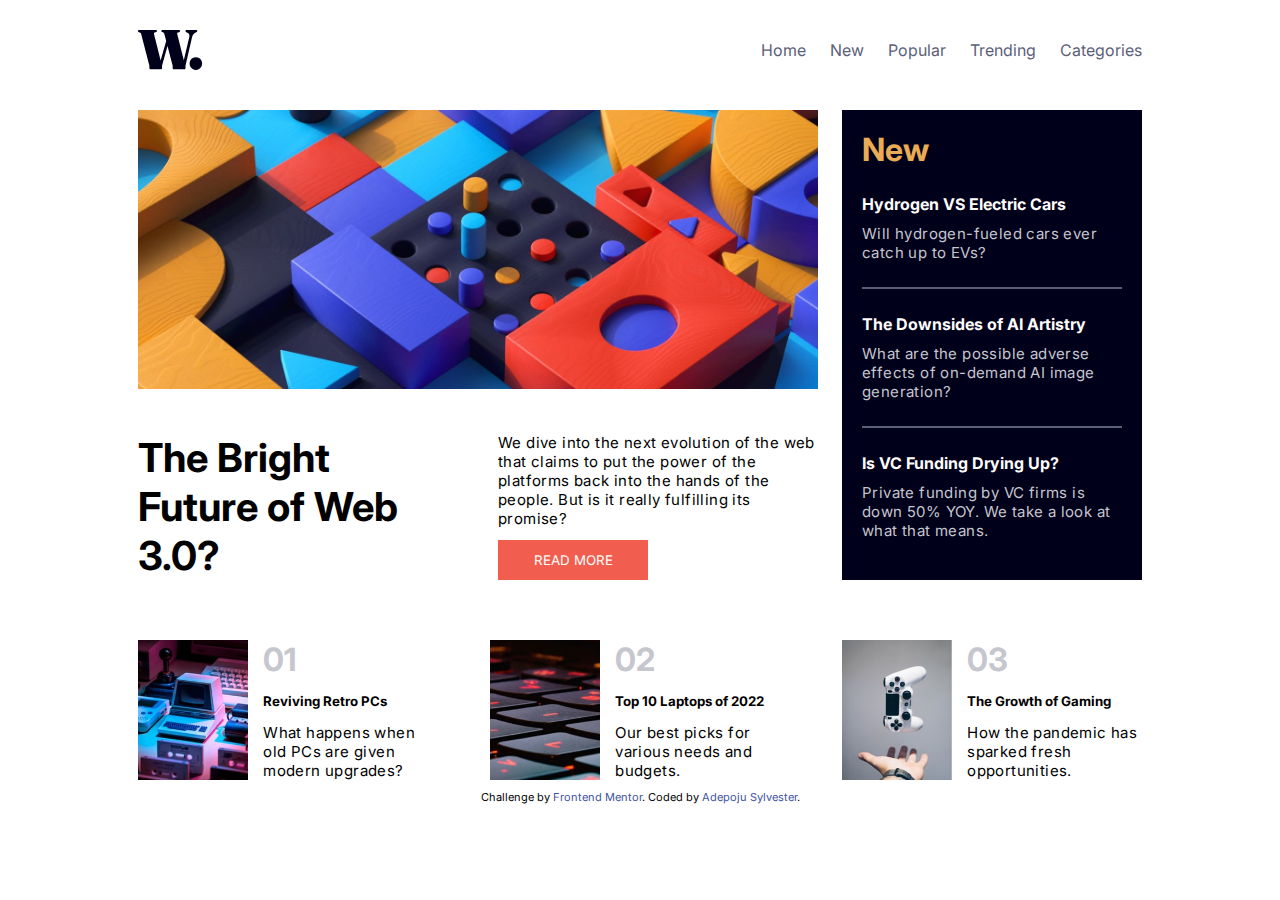
<file: index.html>
<!DOCTYPE html>
<html lang="en">
  <head>
    <meta charset="UTF-8" />
    <meta name="viewport" content="width=device-width, initial-scale=1.0" />
    <!-- displays site properly based on user's device -->

    <link
      rel="icon"
      type="image/png"
      sizes="32x32"
      href="./assets/images/favicon-32x32.png"
    />
    <link rel="stylesheet" href="style.css" />

    <title>Frontend Mentor | News homepage</title>

    <!-- Feel free to remove these styles or customise in your own stylesheet 👍 -->
    <style>
      .attribution {
        font-size: 11px;
        text-align: center;
      }
      .attribution a {
        color: hsl(228, 45%, 44%);
      }
    </style>
  </head>
  <body>
    <!-- nav section  TAKE NOTE:if you want to work on more div with nav as the parent class =
  <nav>
    <div>
     <div> 
   <nav>
    now the style.css will be 
    nav div:nth-child(2){

    } 
  -->
    <nav>
      <img src="./assets/images/logo.svg" alt="logo" />
      <div>
        <a href="#">Home</a>
        <a href="#">New</a>
        <a href="#">Popular</a>
        <a href="#">Trending</a>
        <a href="#">Categories</a>
      </div>
    </nav>

    <!-- first section -->
    <section>
      <div class="hero-content">
        <div class="picture-container">
          <img src="./assets/images/image-web-3-desktop.jpg" alt="desktop" />
          <img src="./assets/images/image-web-3-mobile.jpg" alt="mobile" />
          <div class="picture-container_text">
            <h1>The Bright Future of Web 3.0?</h1>
            <div>
              <p>
                We dive into the next evolution of the web that claims to put
                the power of the platforms back into the hands of the people.
                But is it really fulfilling its promise?
              </p>
              <button>Read more</button>
            </div>
          </div>
        </div>
        <div class="text-container">
          <h1>New</h1>
          <div>
            <h4>Hydrogen VS Electric Cars</h4>
            <p>Will hydrogen-fueled cars ever catch up to EVs?</p>
          </div>
          <hr />
          <div>
            <h4>The Downsides of AI Artistry</h4>
            <p>
              What are the possible adverse effects of on-demand AI image
              generation?
            </p>
          </div>
          <hr />
          <div>
            <h4>Is VC Funding Drying Up?</h4>
            <p>
              Private funding by VC firms is down 50% YOY. We take a look at
              what that means.
            </p>
          </div>
        </div>
      </div>
    </section>

    <!-- card section -->
    <section>
      <div class="card-container">
        <div class="inner-card">
          <img src="./assets/images/image-retro-pcs.jpg" alt="Retro" />
          <div>
            <h1>01</h1>
            <h5>Reviving Retro PCs</h5>
            <p>What happens when old PCs are given modern upgrades?</p>
          </div>
        </div>
        <div class="inner-card">
          <img src="/assets/images/image-top-laptops.jpg" alt="laptop" />
          <div>
            <h1>02</h1>
            <h5>Top 10 Laptops of 2022</h5>
            <p>Our best picks for various needs and budgets.</p>
          </div>
        </div>
        <div class="inner-card">
          <img src="./assets/images/image-gaming-growth.jpg" alt="gaming" />
          <div>
            <h1>03</h1>
            <h5>The Growth of Gaming</h5>
            <p>How the pandemic has sparked fresh opportunities.</p>
          </div>
        </div>
      </div>
    </section>

    <div class="attribution">
      Challenge by
      <a href="https://www.frontendmentor.io?ref=challenge" target="_blank"
        >Frontend Mentor</a
      >. Coded by <a href="#">Adepoju Sylvester</a>.
    </div>
  </body>
</html>
</file>
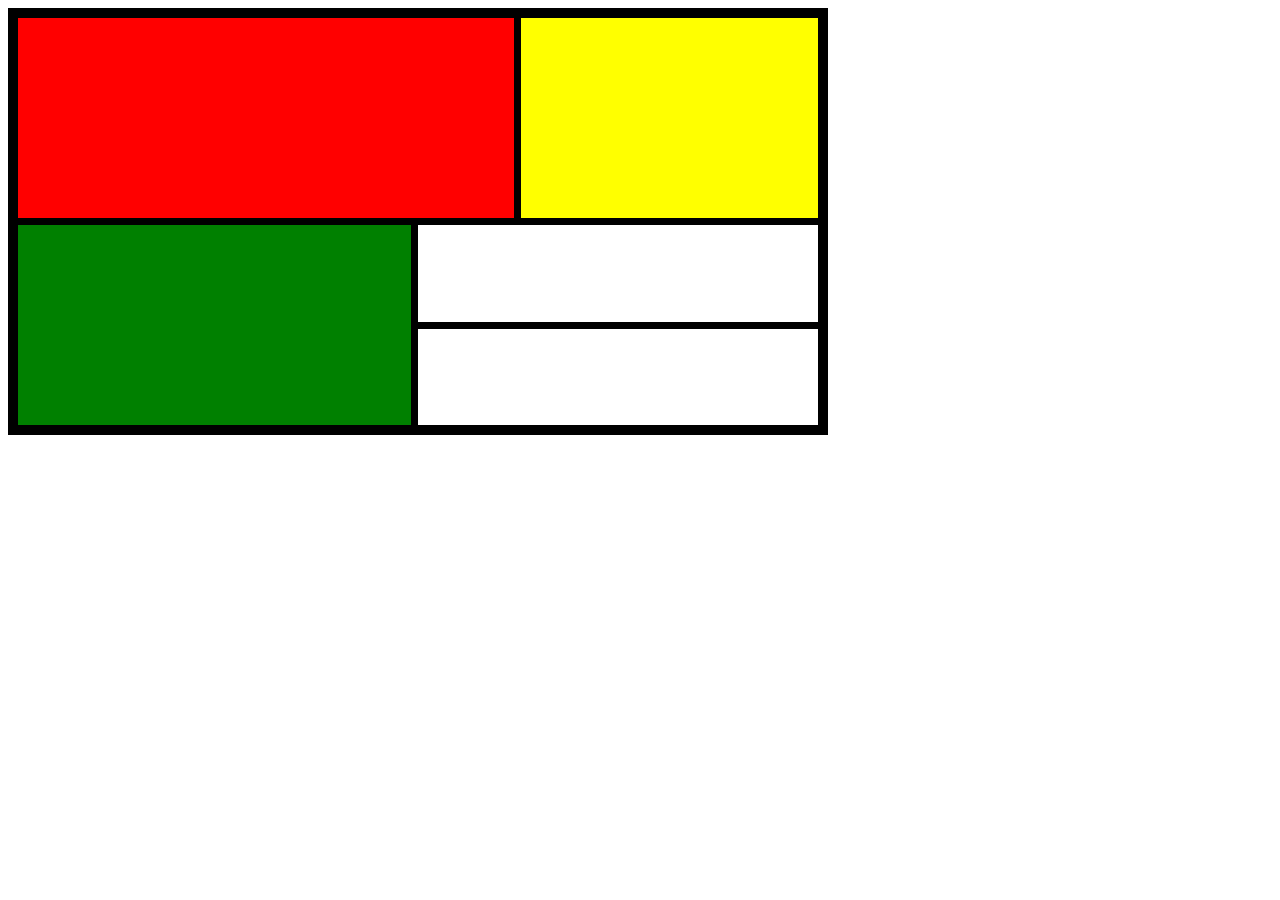
<file: color.html>
<!DOCTYPE html>
<html lang="en">
<head>
    <meta charset="UTF-8">
    <meta http-equiv="X-UA-Compatible" content="IE=edge">
    <meta name="viewport" content="width=device-width, initial-scale=1.0">
    <title>Color</title>
    <link rel="stylesheet" href="./color.css">
</head>
<body>
    <div class="background">
        <div class="top">
            <div class="orange"></div>
            <div class="yellow"></div>
        </div>
        <div class="bottom">
            <div class="green"></div>
            <div class="white">
                <div class=" white-top"></div>
                <div class="white-bottom"></div>
            </div>
        </div>

    </div>
</body>
</html>
</file>
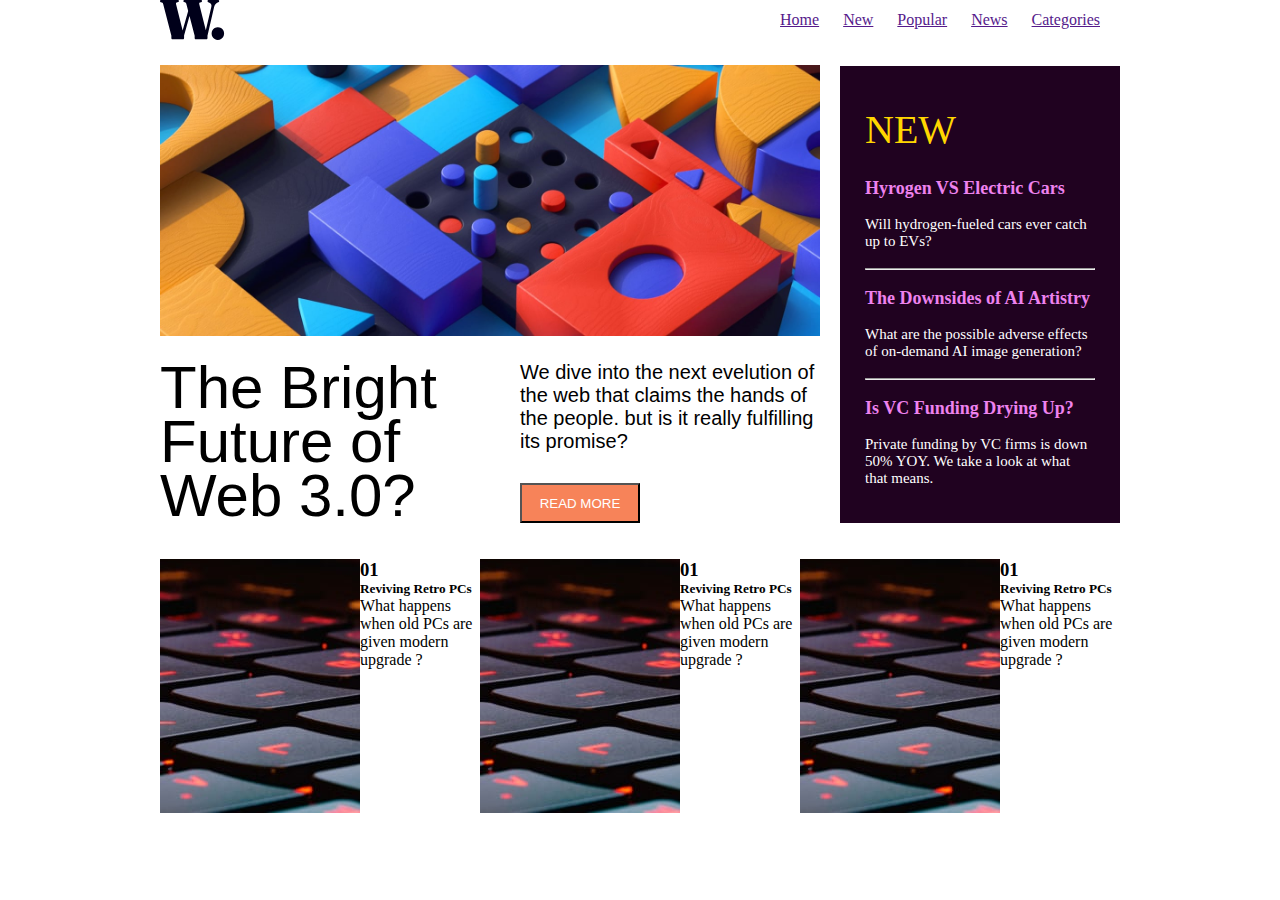
<file: project.html>
<!DOCTYPE html>
<html lang="en">
<head>
    <meta charset="UTF-8">
    <meta http-equiv="X-UA-Compatible" content="IE=edge">
    <meta name="viewport" content="width=device-width, initial-scale=1.0">
    <title>Front Page</title>
    <link rel="stylesheet" href="project.css">
</head>
<body>
    <header class="home">
        <img src="./assets/images/logo.svg" alt="logo">
        <nav>
            <a href="">Home</a>
            <a href="">New</a>
            <a href="">Popular</a>
            <a href="">News</a>
            <a href="">Categories</a>
        </nav>

    </header>
    <body>
        <section class="section">
            <main class="main">
                <img src="./assets/images/image-web-3-desktop.jpg" alt="images" class="main-image">
                <div class="ogo">
                    <div class="boda1">
                        <p>The Bright Future of Web 3.0?</p>
                    </div>
                    <div class="boda2">
                        <p>We dive into the next evelution of the web that claims the hands of the people. but is it really fulfilling its promise?</p>
                        <button class="button">READ MORE</button>
                    </div>
                </div>
            </main>
            <aside class="aside">
                <h1 class="heading">NEW</h1>
                <div class="new-item">
                    <h2 class="new-head">Hyrogen VS Electric Cars</h2><br>
                    <p>Will hydrogen-fueled cars ever catch up to EVs?</p>
                </div><br>
                <hr><br>
                <div class="new-item">
                    <h2 class="new-head">The Downsides of AI Artistry</h2><br>
                    <p>What are the possible adverse effects of on-demand AI image generation?</p>
                </div><br>
                <hr><br>
                <div class="new-item">
                    <h2 class="new-head">Is VC Funding Drying Up?</h2><br>
                    <p>Private funding by VC firms is down 50% YOY. We take a look at what that means.</p>
                </div>
            </aside>
        </section>
    </body>
    <footer>
        <body><br>
            <br>
            
            <section class="footer">
                <div class="left">
                        <img src="./assets/images/image-top-laptops.jpg" alt="images">
                    <div class="babe">
                        <h3>01</h3>
                        <h5>Reviving Retro PCs</h5>
                        <p>What happens when old PCs are given modern upgrade ?</p>
                    </div>
                </div>

                <div class="left">
                    <img src="./assets/images/image-top-laptops.jpg" alt="images">
                <div class="babe">
                    <h3>01</h3>
                    <h5>Reviving Retro PCs</h5>
                    <p>What happens when old PCs are given modern upgrade ?</p>
                </div>
            </div>

            <div class="left">
                <img src="./assets/images/image-top-laptops.jpg" alt="images">
            <div class="babe">
                <h3>01</h3>
                <h5>Reviving Retro PCs</h5>
                <p>What happens when old PCs are given modern upgrade ?</p>
            </div>
        </div>
                
            </section>
        </body>
    </footer>
</body>
</html>
</file>
<file: style.css>
@import url("https://fonts.googleapis.com/css2?family=Inter:wght@400;700;800&display=swap");

* {
  font-family: "Inter", sans-serif;
  text-decoration: none;
  margin: 0;
  padding: 0;
  box-sizing: border-box;
}

:root {
  --Softorange: hsl(35, 77%, 62%);
  --Softred: hsl(5, 85%, 63%);
  --Offwhite: hsl(36, 100%, 99%);
  --Grayishblue: hsl(233, 8%, 79%);
  --Darkgrayishblue: hsl(236, 13%, 42%);
  --Verydarkblue: hsl(240, 100%, 5%);
}

body {
  max-width: 1024px;
  margin: 0 auto;
}

p {
  font-size: 15px;
  letter-spacing: 0.4px;
}

nav {
  display: flex;
  justify-content: space-between;
  align-items: center;
  height: 100px;
  padding: 0 10px;
}

nav div a {
  color: var(--Darkgrayishblue);
  margin-left: 20px;
}

.hero-content {
  padding: 10px;
  display: flex;
  justify-content: space-between;
}

.picture-container {
  width: 680px;
}
.picture-container img:nth-child(1) {
  width: 100%;
  height: auto;
}
.picture-container img:nth-child(2) {
  width: 100%;
  height: auto;
  display: none;
}

.picture-container_text {
  display: flex;
  justify-content: space-between;
  margin-top: 40px;
}

.picture-container_text h1 {
  font-size: 40px;
  font-weight: 800px;
  width: 320px;
}
.picture-container_text div {
  display: flex;
  flex-direction: column;
  justify-content: space-between;
  width: 320px;
}
.picture-container_text div button {
  width: 150px;
  height: 40px;
  font: size 15px;
  background-color: var(--Softred);
  border: none;
  color: var(--Offwhite);
  text-transform: uppercase;
}
.text-container {
  width: 300px;
  padding: 20px;
  background-color: var(--Verydarkblue);
  display: flex;
  flex-direction: column;
  justify-content: space-between;
}

.text-container h1 {
  color: var(--Softorange);
}
.text-container div {
  display: flex;
  flex-direction: column;
  gap: 10px;
  padding: 20px 0;
}
.text-container div h4 {
  color: var(--Offwhite);
}
.text-container div p {
  color: var(--Grayishblue);
}
hr {
  color: var(--Darkgrayishblue);
  border: 0.2px solid;
}
.card-container {
  display: flex;
  justify-content: space-between;
  margin-top: 40px;
  padding: 10px;
}
.inner-card {
  display: flex;
  gap: 15px;
  width: 300px;
}
.inner-card img {
  height: 140px;
}
.inner-card div {
  display: flex;
  flex-direction: column;
  justify-content: space-between;
}
.inner-card div h1 {
  color: var(--Grayishblue);
}

/* media query */
@media (min-width: 768px) and (max-width: 968px) {
  .picture-container img:nth-child(2) {
    height: 40vh;
  }
  .picture-container_text {
    display: flex !important;
  }
  .picture-container_text div {
    width: 52% !important;
  }
}

@media (max-width: 992px) {
  nav div {
    display: none;
  }
  .hero-content {
    display: block;
  }
  .picture-container {
    width: 100%;
    margin-bottom: 40px;
  }
  .picture-container img:nth-child(1) {
    display: none;
  }
  .picture-container img:nth-child(2) {
    display: block;
  }
  .picture-container_text {
    display: block;
    width: 100%;
  }
  .picture-container_text div {
    margin-top: 20px;
    width: 100%;
  }
  .picture-container_text div button {
    margin-top: 20px;
  }
  .text-container {
    width: 100%;
  }
  .card-container {
    display: block;
  }
  .inner-card {
    margin-bottom: 20px;
    width: 100%;
  }
  h5 {
    font-size: 16px;
  }
}
</file>
<file: color.css>
.background{
    width: 800px;
    background-color: black;
    /* height: 400px; */
    border: 10px solid black;
    /* margin: 5px; */
}
.top{
    display: flex;
    gap: 7px;
}
.orange{
    width: 500px;
    height: 200px;
    background-color:red;
}
.yellow{
    width: 300px;
    height: 200px;
    background-color: yellow;
}
.bottom{
    display: flex;
    gap: 7px;
}
.green{
    width: 400px;
    height: 200px;
    background-color: green;
    margin-top: 7px;
}
.white{
    /* height: 200px; */
    width: 400px;
    display: flex;
    flex-direction: column;
    gap: 7px;
    
}
.white-top{
    height: 96.5px;
    width: 400px;
    background-color: white;
    margin-top: 7px;
}
.white-bottom{
    height: 96.5px;
    width: 400px;
    background-color: white;
   
}
</file>
<file: project.css>
*{
    margin: 0px;
    padding: 0px;
}
body{
    max-width: 960px;
    margin: 0px auto;;
}

.home{
    display: flex;
    justify-content:space-between;
    align-items: center;
}
.home a{
    margin-right: 20px;
}
.main{
    width: 800px;
}
.main-image{
    width: 660px;
    margin: 25px 0px;
    display: flex;
}
.boda1 p{
    font-size: 60px;
    /* font-weight: 300; */
    font-family: 'Franklin Gothic Medium', 'Arial Narrow', Arial, sans-serif;
    width: 300px;
    line-height: 0.9;
}
.boda2 p{
    font-size: 20px;
    font-family: 'Gill Sans', 'Gill Sans MT', Calibri, 'Trebuchet MS', sans-serif;
    width: 300px;
}
.ogo{
    display: flex;
    justify-content: space-between ;
}
.button {
margin-top: 30px;
background-color: rgb(247, 131, 89);
width: 120px;
height: 40px;
color: white;
}
.section{
    /* width: 400px; */
    display: flex;
    gap: 20px;
}
.aside{
    background-color:rgb(32, 2, 32);
    margin-top: 26px;
    width: 280px;
    padding: 25px;
}
.heading{
    color:gold;
    font-size: 40px;
    font-weight: 500;
    margin-bottom: 25px;
    margin-top: 15px;
}
.new-item{
    color: white;
    font-size: 15px
}
.new-head{
    color: violet;
    font-size: large;
}

.footer{
    max-width: 960px;
    display: flex;
}
.left{
    display: flex;
    
   
    
}
.babe{

}
</file>
